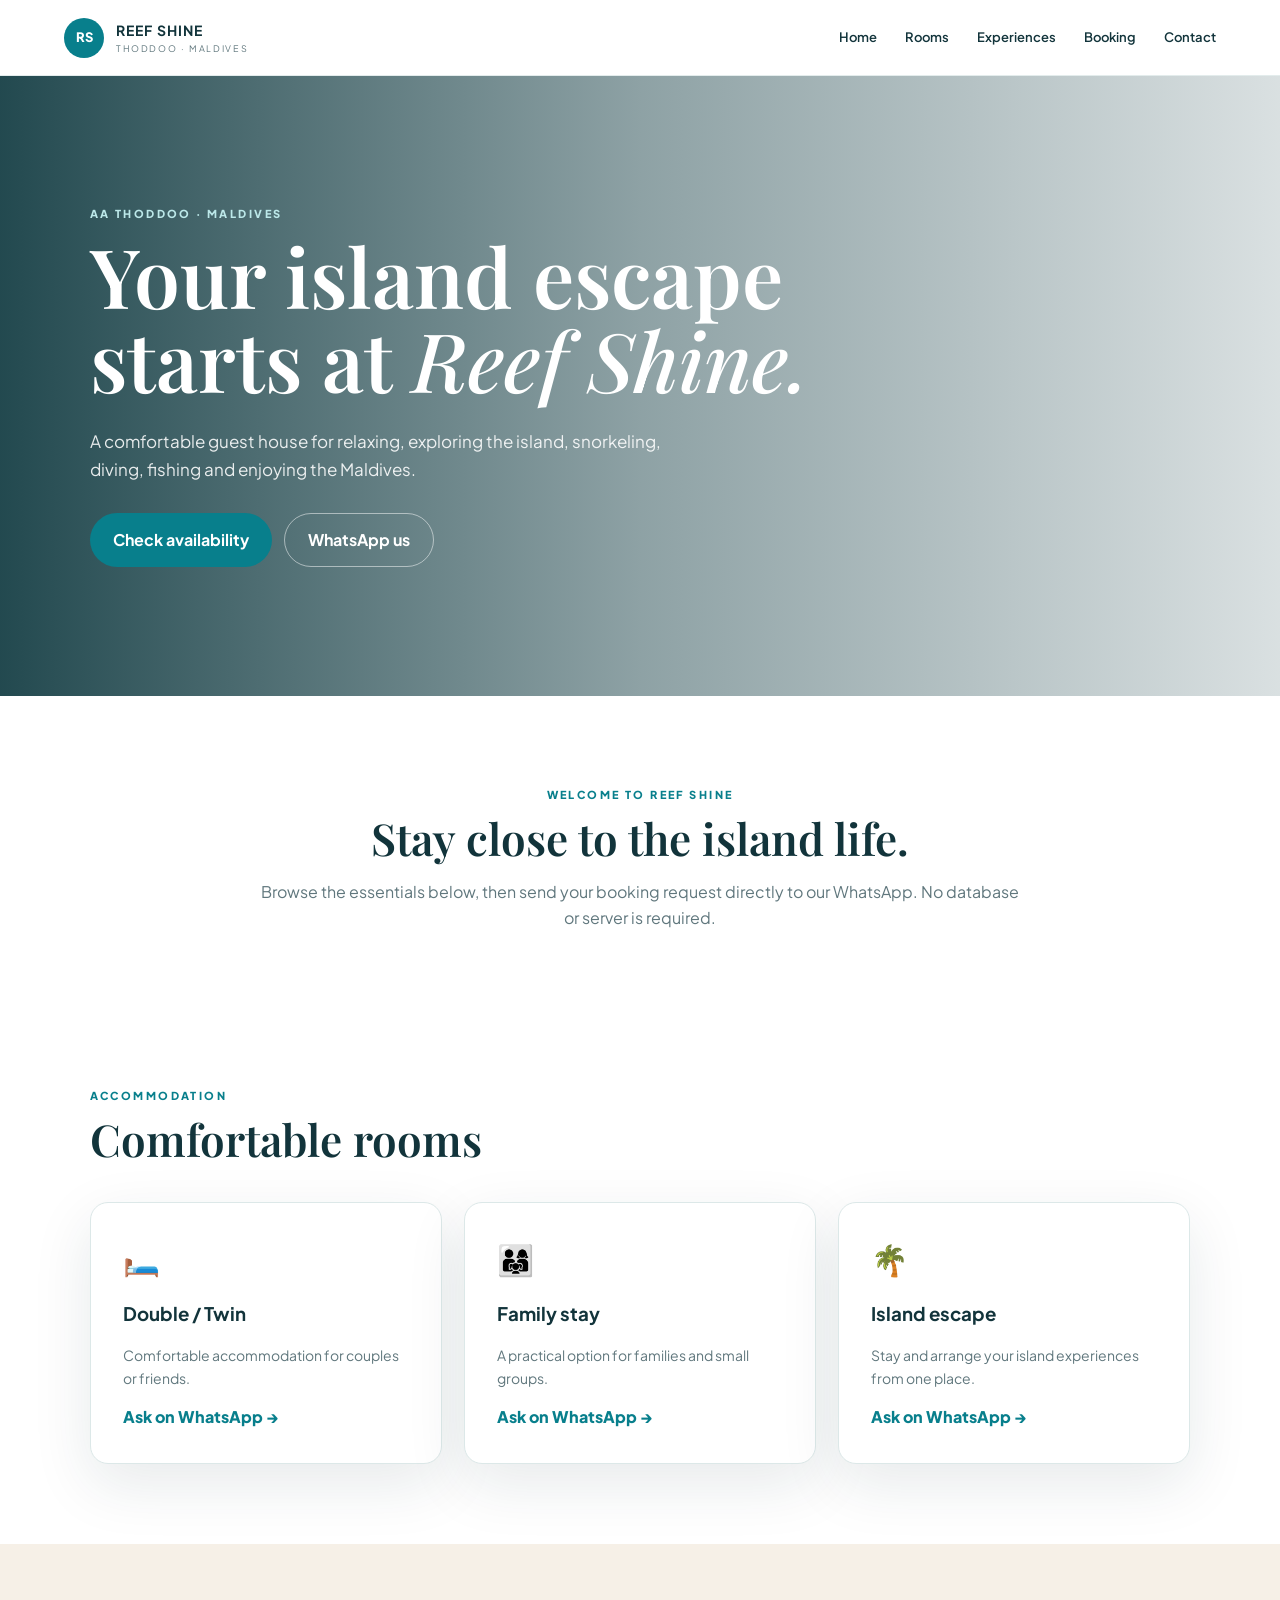
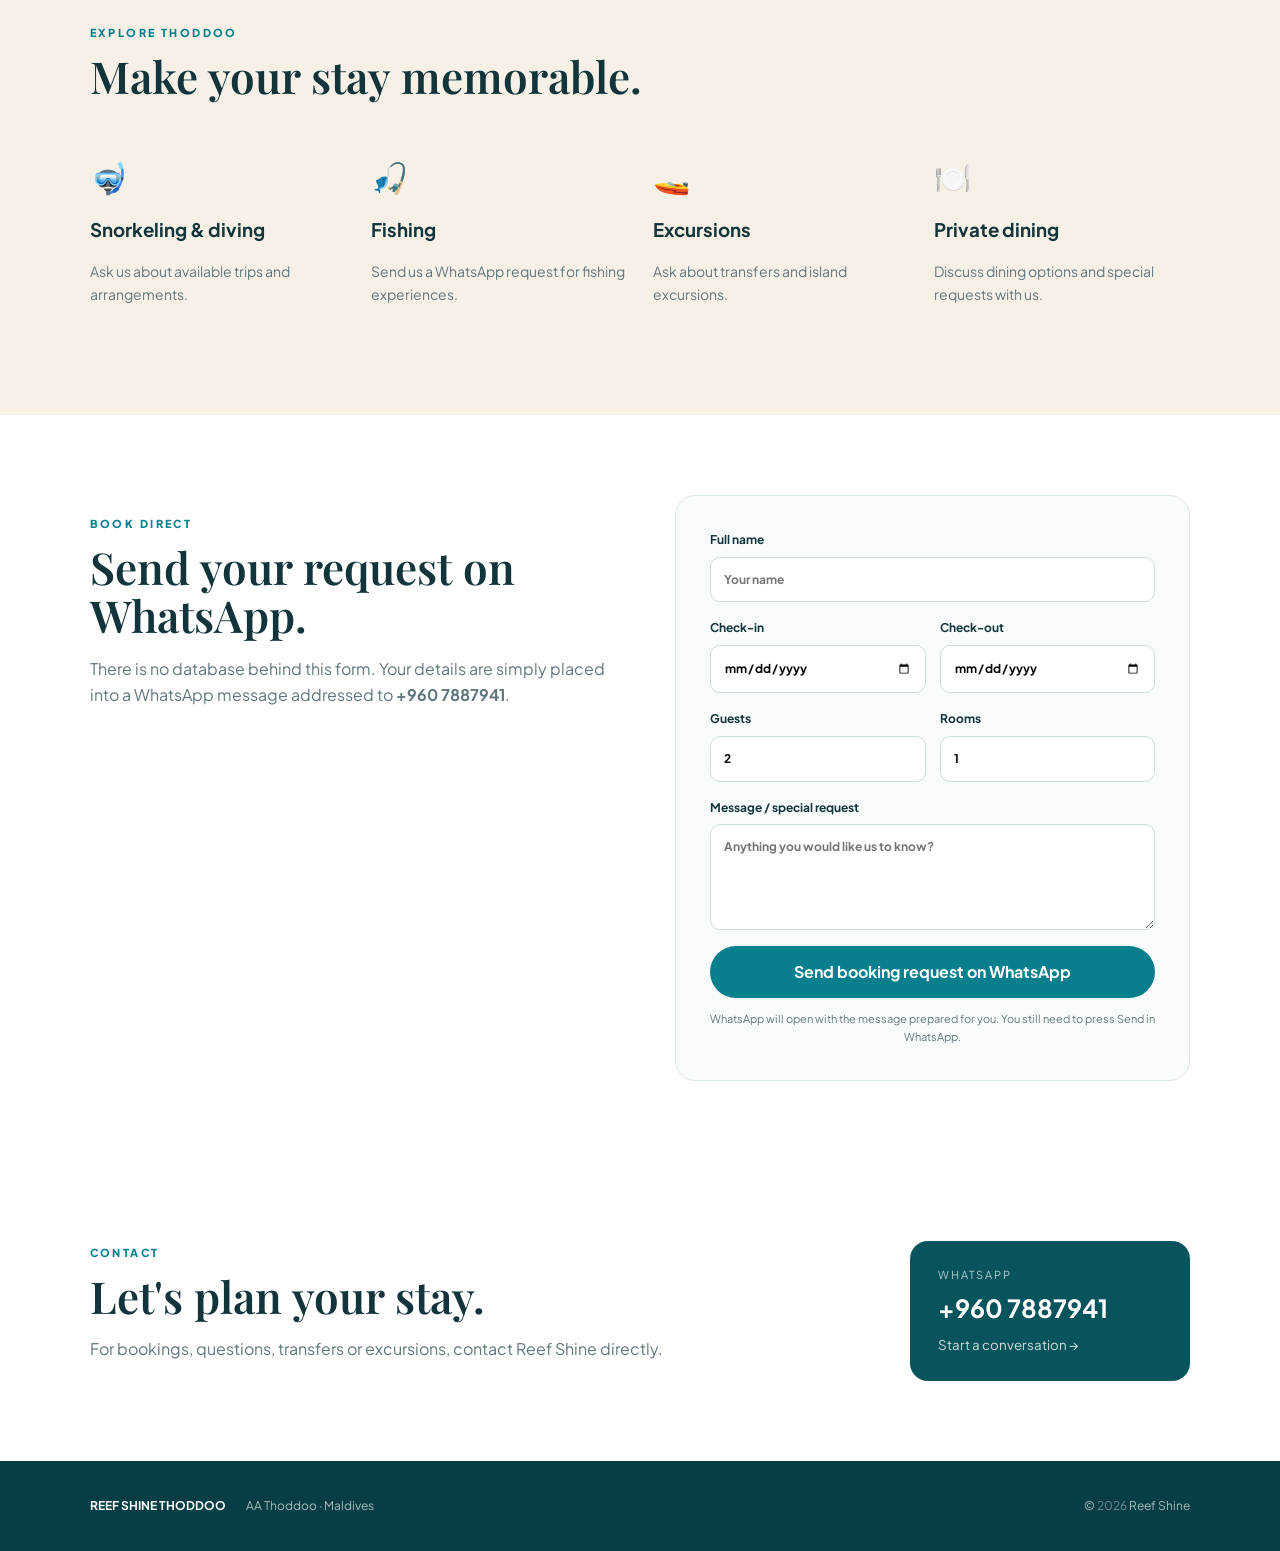
<file: rf/index.html>
<!doctype html>
<html lang="en">
<head>
  <meta charset="utf-8">
  <meta name="viewport" content="width=device-width, initial-scale=1">
  <meta name="description" content="REEF SHINE Thoddoo — Maldives guest house.">
  <meta name="theme-color" content="#0b7285">
  <title>REEF SHINE Thoddoo — Maldives Guest House</title>
  <link rel="stylesheet" href="style.css">
</head>
<body>
  <header class="site-header">
    <a class="brand" href="#home" aria-label="Reef Shine home">
      <span class="brand-mark">RS</span>
      <span><strong>REEF SHINE</strong><small>THODDOO · MALDIVES</small></span>
    </a>
    <button class="menu-toggle" aria-label="Open menu" aria-expanded="false">☰</button>
    <nav id="main-nav">
      <a href="#home">Home</a>
      <a href="#rooms">Rooms</a>
      <a href="#experiences">Experiences</a>
      <a href="#booking">Booking</a>
      <a href="#contact">Contact</a>
    </nav>
  </header>

  <main>
    <section id="home" class="hero">
      <div class="hero-content">
        <p class="eyebrow">AA THODDOO · MALDIVES</p>
        <h1>Your island escape starts at <em>Reef Shine.</em></h1>
        <p class="lead">A comfortable guest house for relaxing, exploring the island, snorkeling, diving, fishing and enjoying the Maldives.</p>
        <div class="actions">
          <a class="btn primary" href="#booking">Check availability</a>
          <a class="btn ghost" href="https://wa.me/9607887941?text=Hello%20REEF%20SHINE%2C%20I%20would%20like%20to%20make%20an%20inquiry." target="_blank" rel="noopener">WhatsApp us</a>
        </div>
      </div>
    </section>

    <section class="intro">
      <p class="eyebrow">WELCOME TO REEF SHINE</p>
      <h2>Stay close to the island life.</h2>
      <p>Browse the essentials below, then send your booking request directly to our WhatsApp. No database or server is required.</p>
    </section>

    <section id="rooms" class="section">
      <div class="section-heading"><p class="eyebrow">ACCOMMODATION</p><h2>Comfortable rooms</h2></div>
      <div class="cards">
        <article class="card"><div class="icon">🛏️</div><h3>Double / Twin</h3><p>Comfortable accommodation for couples or friends.</p><button class="text-btn inquire" data-subject="Double / Twin room">Ask on WhatsApp →</button></article>
        <article class="card"><div class="icon">👨‍👩‍👧</div><h3>Family stay</h3><p>A practical option for families and small groups.</p><button class="text-btn inquire" data-subject="Family room">Ask on WhatsApp →</button></article>
        <article class="card"><div class="icon">🌴</div><h3>Island escape</h3><p>Stay and arrange your island experiences from one place.</p><button class="text-btn inquire" data-subject="Island stay">Ask on WhatsApp →</button></article>
      </div>
    </section>

    <section id="experiences" class="section tinted">
      <div class="section-heading"><p class="eyebrow">EXPLORE THODDOO</p><h2>Make your stay memorable.</h2></div>
      <div class="experience-grid">
        <div><span>🤿</span><h3>Snorkeling & diving</h3><p>Ask us about available trips and arrangements.</p></div>
        <div><span>🎣</span><h3>Fishing</h3><p>Send us a WhatsApp request for fishing experiences.</p></div>
        <div><span>🚤</span><h3>Excursions</h3><p>Ask about transfers and island excursions.</p></div>
        <div><span>🍽️</span><h3>Private dining</h3><p>Discuss dining options and special requests with us.</p></div>
      </div>
    </section>

    <section id="booking" class="booking section">
      <div>
        <p class="eyebrow">BOOK DIRECT</p>
        <h2>Send your request on WhatsApp.</h2>
        <p>There is no database behind this form. Your details are simply placed into a WhatsApp message addressed to <strong>+960 7887941</strong>.</p>
      </div>
      <form id="booking-form">
        <label>Full name<input name="name" required placeholder="Your name"></label>
        <div class="two">
          <label>Check-in<input type="date" name="checkin" required></label>
          <label>Check-out<input type="date" name="checkout" required></label>
        </div>
        <div class="two">
          <label>Guests<input type="number" name="guests" min="1" value="2" required></label>
          <label>Rooms<input type="number" name="rooms" min="1" value="1" required></label>
        </div>
        <label>Message / special request<textarea name="message" rows="4" placeholder="Anything you would like us to know?"></textarea></label>
        <button class="btn primary full" type="submit">Send booking request on WhatsApp</button>
        <p class="form-note">WhatsApp will open with the message prepared for you. You still need to press Send in WhatsApp.</p>
      </form>
    </section>

    <section id="contact" class="contact section">
      <div><p class="eyebrow">CONTACT</p><h2>Let's plan your stay.</h2><p>For bookings, questions, transfers or excursions, contact Reef Shine directly.</p></div>
      <a class="whatsapp-card" href="https://wa.me/9607887941?text=Hello%20REEF%20SHINE%20Thoddoo%2C%20I%20would%20like%20some%20information." target="_blank" rel="noopener"><span>WhatsApp</span><strong>+960 7887941</strong><small>Start a conversation →</small></a>
    </section>
  </main>

  <footer><div><strong>REEF SHINE THODDOO</strong><span>AA Thoddoo · Maldives</span></div><span>© <span id="year"></span> Reef Shine</span></footer>
  <script src="script.js"></script>
</body>
</html>
</file>
<file: rf/style.css>
@import url('https://fonts.googleapis.com/css2?family=Playfair+Display:ital,wght@0,500;0,600;0,700;1,500&family=Plus+Jakarta+Sans:wght@300;400;500;600;700;800&display=swap');

:root{--ink:#12343b;--muted:#60777d;--sea:#087f8c;--deep:#07545d;--sand:#f6f0e7;--white:#fff;--line:#dce8e8;--shadow:0 20px 60px rgba(18,52,59,.10)}
*{box-sizing:border-box}html{scroll-behavior:smooth}body{margin:0;font-family:"Plus Jakarta Sans",sans-serif;color:var(--ink);background:#fff;line-height:1.65}a{text-decoration:none;color:inherit}button,input,textarea{font:inherit}
.site-header{height:76px;display:flex;align-items:center;justify-content:space-between;padding:0 5%;position:sticky;top:0;background:rgba(255,255,255,.94);backdrop-filter:blur(12px);z-index:20;border-bottom:1px solid rgba(220,232,232,.8)}
.brand{display:flex;gap:12px;align-items:center}.brand-mark{width:40px;height:40px;border-radius:50%;display:grid;place-items:center;background:var(--sea);color:#fff;font-weight:800;font-size:13px}.brand strong{display:block;letter-spacing:.08em;font-size:14px}.brand small{display:block;font-size:9px;letter-spacing:.18em;color:var(--muted)}
nav{display:flex;gap:28px;font-size:13px;font-weight:600}nav a:hover{color:var(--sea)}.menu-toggle{display:none;border:0;background:none;font-size:25px}
.hero{min-height:620px;display:flex;align-items:center;padding:80px 7%;background:linear-gradient(90deg,rgba(4,48,55,.88),rgba(4,48,55,.45),rgba(4,48,55,.15)),url("https://images.unsplash.com/photo-1507525428034-b723cf961d3e?auto=format&fit=crop&w=1800&q=85") center/cover;color:#fff}
.hero-content{max-width:720px}.eyebrow{font-size:11px;font-weight:800;letter-spacing:.22em;color:var(--sea);margin:0 0 10px}.hero .eyebrow{color:#bce8e9}.hero h1{font:600 clamp(44px,7vw,82px)/1.03 "Playfair Display",serif;margin:0 0 25px}.hero h1 em{font-weight:500}.lead{font-size:17px;max-width:620px;color:rgba(255,255,255,.88)}
.actions{display:flex;gap:12px;margin-top:30px}.btn{display:inline-flex;align-items:center;justify-content:center;border:0;border-radius:999px;padding:13px 23px;font-weight:700;cursor:pointer}.primary{background:var(--sea);color:#fff}.primary:hover{background:var(--deep)}.ghost{border:1px solid rgba(255,255,255,.5);color:#fff}.full{width:100%}
.intro{text-align:center;padding:90px 20px 60px;max-width:800px;margin:auto}.intro h2,.section h2{font:600 44px/1.1 "Playfair Display",serif;margin:0 0 16px}.intro p:last-child{color:var(--muted)}
.section{padding:80px 7%}.section-heading{margin-bottom:38px}.cards{display:grid;grid-template-columns:repeat(3,1fr);gap:22px}.card{padding:32px;border:1px solid var(--line);border-radius:18px;box-shadow:var(--shadow);background:#fff}.icon{font-size:30px}.card h3{margin:15px 0 5px}.card p,.experience-grid p{color:var(--muted);font-size:14px}.text-btn{border:0;background:none;padding:0;color:var(--sea);font-weight:800;cursor:pointer}
.tinted{background:var(--sand)}.experience-grid{display:grid;grid-template-columns:repeat(4,1fr);gap:25px}.experience-grid>div{padding:15px 0}.experience-grid span{font-size:30px}.experience-grid h3{margin:12px 0 0}
.booking{display:grid;grid-template-columns:1fr 1fr;gap:70px;align-items:start}.booking>div{padding-top:20px}.booking>div>p:not(.eyebrow){color:var(--muted);max-width:540px}.booking form{padding:34px;border-radius:20px;background:#f8fbfb;border:1px solid var(--line)}label{display:block;font-size:12px;font-weight:700;margin-bottom:16px}input,textarea{display:block;width:100%;margin-top:7px;border:1px solid #cddddd;background:#fff;border-radius:10px;padding:12px 13px;outline:none}input:focus,textarea:focus{border-color:var(--sea);box-shadow:0 0 0 3px rgba(8,127,140,.1)}.two{display:grid;grid-template-columns:1fr 1fr;gap:14px}.form-note{font-size:11px;color:var(--muted);text-align:center;margin:12px 0 0}
.contact{display:flex;justify-content:space-between;gap:30px;align-items:center}.contact p:not(.eyebrow){color:var(--muted)}.whatsapp-card{min-width:280px;padding:25px 28px;border-radius:18px;background:var(--deep);color:#fff;display:flex;flex-direction:column}.whatsapp-card span{font-size:11px;letter-spacing:.16em;text-transform:uppercase;opacity:.7}.whatsapp-card strong{font-size:25px;margin:4px 0}.whatsapp-card small{opacity:.8}
footer{padding:35px 7%;background:#073d45;color:#fff;display:flex;justify-content:space-between;font-size:12px}footer div{display:flex;gap:20px}footer span{opacity:.65}
@media(max-width:800px){nav{display:none;position:absolute;left:0;right:0;top:76px;background:#fff;padding:20px 7%;flex-direction:column;gap:14px;box-shadow:var(--shadow)}nav.open{display:flex}.menu-toggle{display:block}.hero{min-height:600px;padding:60px 7%}.cards,.experience-grid,.booking{grid-template-columns:1fr}.contact{display:block}.whatsapp-card{margin-top:30px}.intro,.section{padding-top:60px;padding-bottom:60px}footer,footer div{display:block}footer div span{display:block;margin-top:5px}.hero h1{font-size:50px}}
@media(max-width:480px){.hero h1{font-size:43px}.actions{flex-direction:column}.btn{width:100%}.two{grid-template-columns:1fr}.booking form{padding:22px}}
</file>
